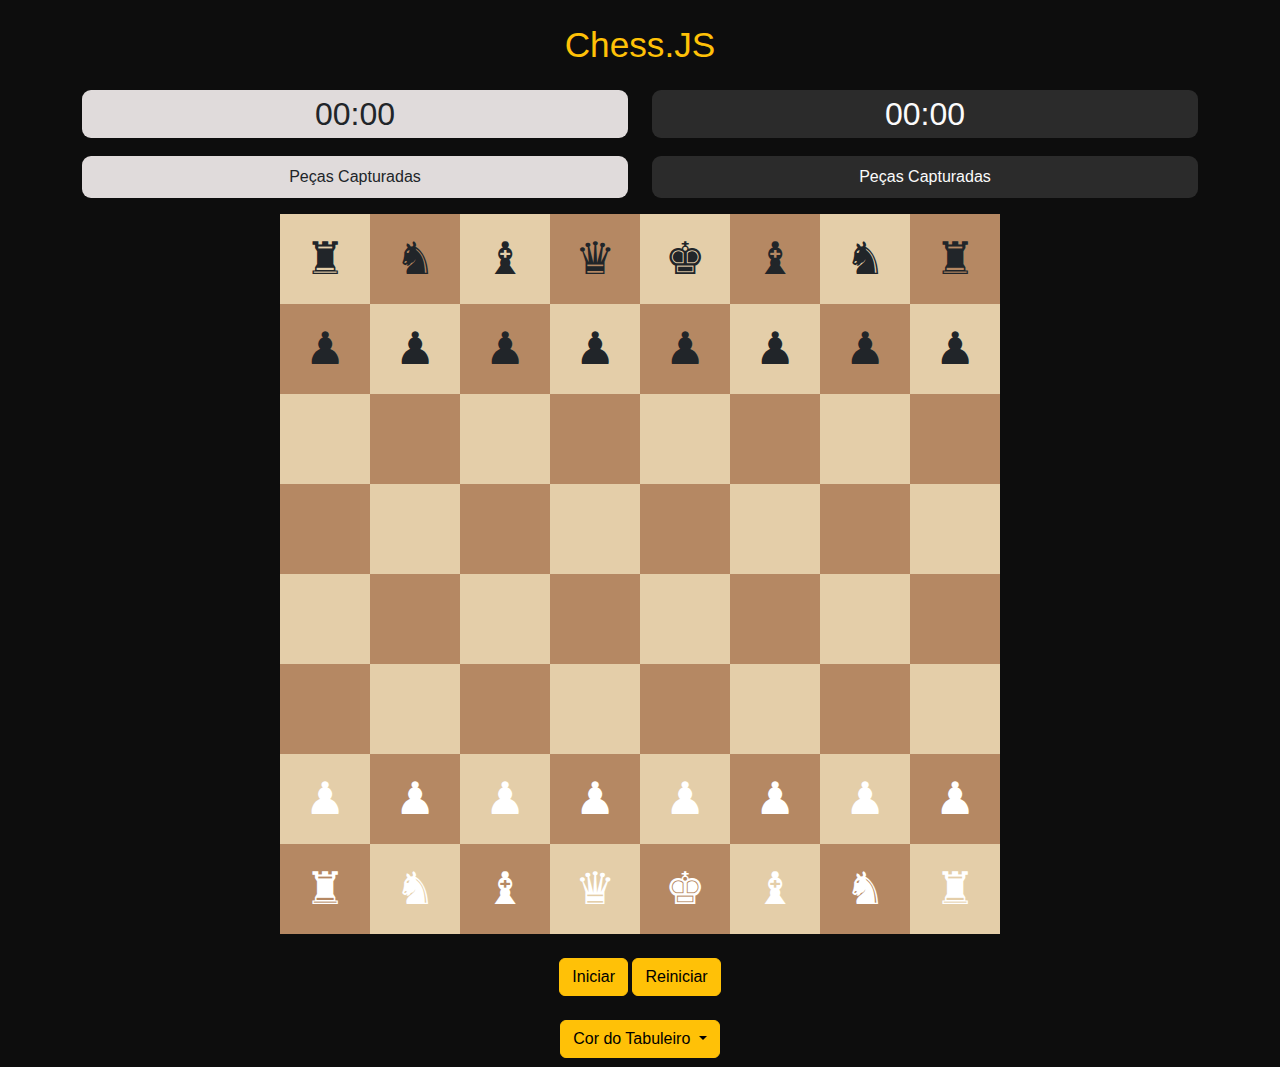
<file: game.html>
<!DOCTYPE html>
<html lang="pt-br">
  <head>
    <meta charset="UTF-8" />
    <meta name="viewport" content="width=device-width, initial-scale=1" />
    <title>Chess.JS</title>
    <link rel="icon" type="image/png" href="assets/imagem.png" />
    <link
      href="https://cdn.jsdelivr.net/npm/bootstrap@5.3.3/dist/css/bootstrap.min.css"
      rel="stylesheet"
    />
    <link rel="stylesheet" href="game-style.css" />
  </head>
  <body>
    <div class="container text-center py-4">
      <h1 class="mb-4">Chess.JS</h1>
      <div class="row mb-3">
        <div class="col">
          <div id="timer1" class="timer">00:00</div>
          <div id="capturadas1">Peças Capturadas</div>
        </div>
        <div class="col">
          <div id="timer2" class="timer">00:00</div>
          <div id="capturadas2">Peças Capturadas</div>
        </div>
      </div>
      <div class="chess-board">
        <!-- Geração do tabuleiro visual -->
        <!-- Pretas -->
        <div class="square white preto">♜</div>
        <div class="square black preto">♞</div>
        <div class="square white preto">♝</div>
        <div class="square black preto">♛</div>
        <div class="square white preto">♚</div>
        <div class="square black preto">♝</div>
        <div class="square white preto">♞</div>
        <div class="square black preto">♜</div>
        <!-- Segunda linha pretas -->
        <div class="square black preto">♟︎</div>
        <div class="square white preto">♟︎</div>
        <div class="square black preto">♟︎</div>
        <div class="square white preto">♟︎</div>
        <div class="square black preto">♟︎</div>
        <div class="square white preto">♟︎</div>
        <div class="square black preto">♟︎</div>
        <div class="square white preto">♟︎</div>
        <!-- Linhas vazias -->
        <div class="square white"></div>
        <div class="square black"></div>
        <div class="square white"></div>
        <div class="square black"></div>
        <div class="square white"></div>
        <div class="square black"></div>
        <div class="square white"></div>
        <div class="square black"></div>

        <div class="square black"></div>
        <div class="square white"></div>
        <div class="square black"></div>
        <div class="square white"></div>
        <div class="square black"></div>
        <div class="square white"></div>
        <div class="square black"></div>
        <div class="square white"></div>

        <div class="square white"></div>
        <div class="square black"></div>
        <div class="square white"></div>
        <div class="square black"></div>
        <div class="square white"></div>
        <div class="square black"></div>
        <div class="square white"></div>
        <div class="square black"></div>

        <div class="square black"></div>
        <div class="square white"></div>
        <div class="square black"></div>
        <div class="square white"></div>
        <div class="square black"></div>
        <div class="square white"></div>
        <div class="square black"></div>
        <div class="square white"></div>
        <!-- Segunda linha brancas -->
        <div class="square white branco">♟︎</div>
        <div class="square black branco">♟︎</div>
        <div class="square white branco">♟︎</div>
        <div class="square black branco">♟︎</div>
        <div class="square white branco">♟︎</div>
        <div class="square black branco">♟︎</div>
        <div class="square white branco">♟︎</div>
        <div class="square black branco">♟︎</div>
        <!-- Brancas -->
        <div class="square black branco">♜</div>
        <div class="square white branco">♞</div>
        <div class="square black branco">♝</div>
        <div class="square white branco">♛</div>
        <div class="square black branco">♚</div>
        <div class="square white branco">♝</div>
        <div class="square black branco">♞</div>
        <div class="square white branco">♜</div>
      </div>
      <button id="iniciar" class="btn btn-warning mt-4">Iniciar</button>
      <button id="reiniciar" class="btn btn-warning mt-4">Reiniciar</button>
    </div>
    <div id="corTabuleiro">
      <div class="btn-group">
        <button
          type="button"
          class="btn btn-warning dropdown-toggle"
          data-bs-toggle="dropdown"
          aria-expanded="false"
        >
          Cor do Tabuleiro
        </button>
        <ul class="dropdown-menu">
          <li><a class="dropdown-item" href="#">Azul</a></li>
          <li><a class="dropdown-item" href="#">Marrom</a></li>
          <li><a class="dropdown-item" href="#">Verde</a></li>
          <li><a class="dropdown-item" href="#">Cinza</a></li>
        </ul>
      </div>
    </div>
    <div id="modal-fim-de-jogo" class="modal-overlay" style="display: none">
      <div class="modal-content">
        <p id="mensagem-fim-de-jogo"></p>
        <button id="fechar" class="btn btn-danger mt-4">Fechar</button>
      </div>
    </div>
    <div id="modal-promocao" class="modal-overlay" style="display: none">
      <div class="modal-content">
        <p id="mensagem-fim-de-jogo">Escolha uma peça para a promoção:</p>
        <div id="buttonContainer">
          <button class="btn btn-warning mt-4">♛</button>
          <button class="btn btn-warning mt-4">♞</button>
          <button class="btn btn-warning mt-4">♜</button>
          <button class="btn btn-warning mt-4">♝</button>
        </div>
      </div>
    </div>

    <script src="game-logic.js"></script>
    <script
      src="https://cdn.jsdelivr.net/npm/@popperjs/core@2.11.8/dist/umd/popper.min.js"
      integrity="sha384-I7E8VVD/ismYTF4hNIPjVp/Zjvgyol6VFvRkX/vR+Vc4jQkC+hVqc2pM8ODewa9r"
      crossorigin="anonymous"
    ></script>
    <script
      src="https://cdn.jsdelivr.net/npm/bootstrap@5.3.7/dist/js/bootstrap.min.js"
      integrity="sha384-7qAoOXltbVP82dhxHAUje59V5r2YsVfBafyUDxEdApLPmcdhBPg1DKg1ERo0BZlK"
      crossorigin="anonymous"
    ></script>
  </body>
</html>
</file>
<file: game-style.css>
body {
  margin: 0;
  font-family: "Segoe UI", Tahoma, Geneva, Verdana, sans-serif;
  background-color: #0d0d0d;
}

h1 {
  font-size: 2.2rem;
  color: #ffc107;
  margin-bottom: 2rem;
}

h2 {
  color: #ffc107;
}

.chess-board {
  display: grid;
  grid-template-columns: repeat(8, 1fr);
  max-width: 80vmin;
  margin: auto;
  aspect-ratio: 1;
}
.square {
  width: 100%;
  aspect-ratio: 1;
  display: flex;
  align-items: center;
  justify-content: center;
  font-size: 5vh;
  cursor: pointer;
} 

.black {
  background-color: rgb(181, 136, 99);
}
.white {
  background-color: rgb(228, 206, 169);
}

.timer {
  font-size: 2rem;
}

#selecionado {
  background-color: #9dbf7c;
}

#timer1,
#capturadas1 {
  background-color: rgb(224, 219, 219);
  border-radius: 1vh;
}

#capturadas1,
#capturadas2 {
  margin-top: 2vh;
  padding: 1vh;
}

#timer2,
#capturadas2 {
  background-color: rgb(43, 43, 43);
  color: rgb(251, 251, 251);
  border-radius: 1vh;
}

.branco {
  color: rgb(255, 255, 255);
}

/* COMBINACAO DEFAULT (MARROM) */
.marromE {
  background-color: rgb(181, 136, 99);
}
.marromC {
  background-color: rgb(228, 206, 169);
}

/* COMBINACAO 2 (AZUL) */
.azulE {
  background-color: #30596f;
}
.azulC {
  background-color: #a1abb6;
}

/* COMBINACAO 3 (VERDE) */
.verdeE {
  background-color: rgb(60, 91, 60);
}
.verdeC {
  background-color: rgb(173, 201, 160);
}

/* COMBINACAO 3 (CINZA) */
.cinzaE {
  background-color: rgb(80, 80, 80);
}
.cinzaC {
  background-color: rgb(180, 180, 180);
}

.capturavel {
  background-color: #e78080;
}

#corTabuleiro {
  display: flex;
  justify-content: center;
  margin-bottom: 1vh;
}

.modal-overlay {
  position: fixed;
  top: 0;
  left: 0;
  width: 100%;
  height: 100%;
  /* Mudei a opacidade para 0.3. Isso deixa o fundo mais claro. */
  background-color: rgba(0, 0, 0, 0.5);
  display: flex;
  justify-content: center;
  align-items: center;
  z-index: 100;
}

.modal-content {
  display: flex;
  flex-direction: column;
  justify-content: center;
  align-items: center;
  background-color: white;
  padding: 30px 50px;
  border-radius: 10px;
  box-shadow: 0 4px 8px rgba(0, 0, 0, 0.2);
}

#mensagem-fim-de-jogo,
#modal-promocao {
  font-size: 1.5em;
  margin-bottom: 20px;
  color: #333;
}

#buttonContainer {
  display: flex;
  justify-content: center;
  align-items: center;
  gap: 5vh;
}

#buttonContainer button {
  font-size: 5vh;
  width: 15vh;
}

#fechar {
  width: 50%;
}

@media (max-width: 768px) {
  .modal-content {
    padding: 20px 30px; /* Diminui o padding interno */
  }

  #mensagem-fim-de-jogo,
  #modal-promocao p {
    font-size: 1.2em; /* Diminui o tamanho da fonte do texto */
    margin-bottom: 15px;
  }

  #buttonContainer {
    gap: 2vh; /* Diminui o espaçamento entre os botões */
    flex-wrap: wrap; /* Permite que os botões quebrem para a próxima linha */
  }

  #buttonContainer button {
    font-size: 3.5vh; /* Diminui o tamanho da fonte dos botões */
    width: 12vh; /* Diminui a largura dos botões */
  }

  #fechar {
    width: 70%; /* Aumenta a largura do botão "Fechar" para ocupar mais espaço */
  }
}

/* --- Outra media query para telas ainda menores, como celulares em modo retrato --- */
@media (max-width: 480px) {
  .modal-content {
    padding: 15px 20px;
  }

  #mensagem-fim-de-jogo,
  #modal-promocao p {
    font-size: 1em;
  }

  #buttonContainer button {
    font-size: 3vh;
    width: 10vh;
  }
}

@media (max-width: 650px) {
  .chess-board {
    transform: scale(0.95); /* diminui um pouco */
    margin: auto;
  }

  button {
    font-size: 14px;
    padding: 5px 10px;
  }

  .square {
    width: 100%;
    aspect-ratio: 1;
    font-size: 3vh;
  }
}
</file>
